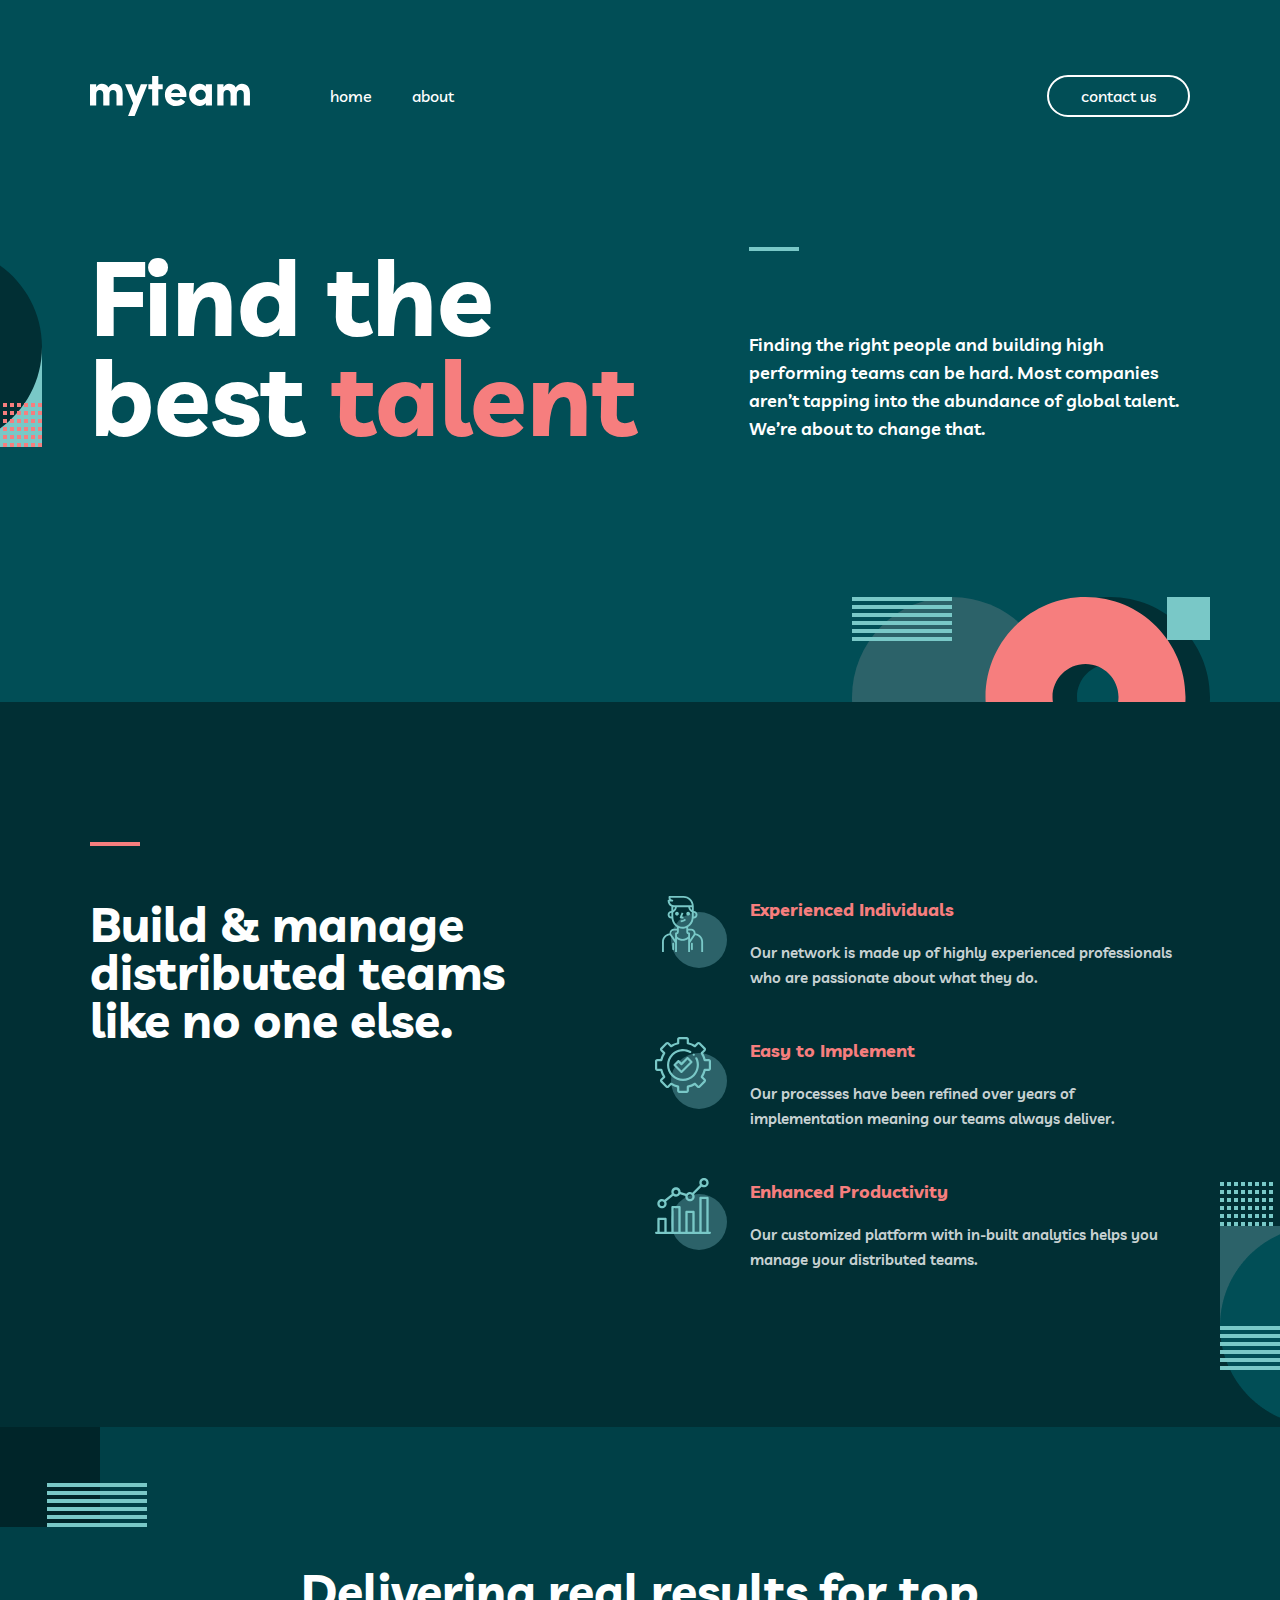
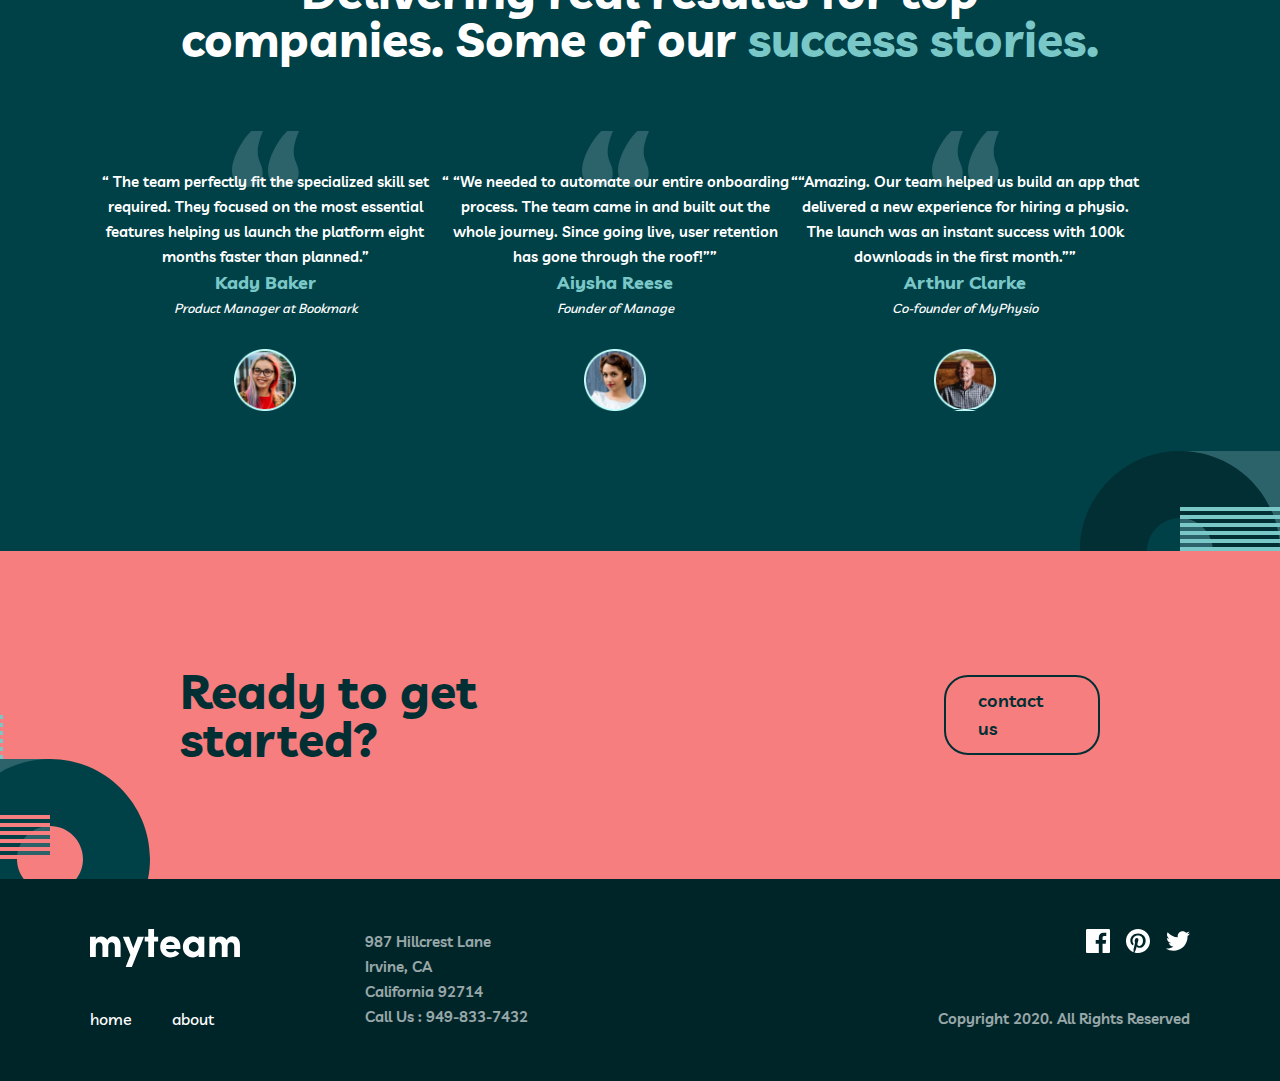
<file: index.html>
<!DOCTYPE html>
<html lang="en">
<head>
  <meta charset="UTF-8">
  <meta http-equiv="X-UA-Compatible" content="IE=edge">
  <meta name="viewport" content="width=device-width, initial-scale=1.0">
  <title>Project</title>
  <link rel="stylesheet" href="css/normalize.min.css">
  <link rel="stylesheet" href="css/styles.css">
  <!-- <link rel="stylesheet" href="css/styles.min.css"> -->
</head>
<body>
  <!-- SITE-HEADER -->
  <header class="site__header">
    <div class="container site__header__container">
      <a class="logo" href="index.html">
        <img class="logo__img" src="img/logo.svg" alt="logo of myteam" width="160" height="40">
      </a>

      <nav class="sitenav">
        <ul class="sitenav__list">
          <li class="sitenav__item">
            <a class="sitenav__link" href="#">home</a>
          </li>
          <li class="sitenav__item">
            <a class="sitenav__link" href="#">about</a>
          </li>
        </ul>
      </nav>
      <a class="btn button--primary" href="#">contact us</a>
    </div>
  </header>

  <main class="site-content">

    <!-- HERO -->
    <div class="hero">
      <div class="hero__container container">
        <div class="hero__title-box">
          <h1 class="hero__heading">Find the best <span>talent</span></h1>
        </div>
        <div class="hero__deatials">
          <p class="hero__info">Finding the right people and building high performing teams can be hard. Most companies
            aren’t tapping into the abundance of global talent. We’re about to change that.</p>
        </div>
      </div>
    </div>

    <!-- FEATURES-SECTION -->
    <section class="features">
      <div class="features__container container">
        <div class="features__title-box">
          <h2 class="features__heading">Build & manage distributed teams like no one else.</h2>
        </div>
        <ul class="features__list">
          <li class="features__item feature experienced-individuals">
            <div>
              <h3 class="feature__heading">Experienced Individuals</h3>
              <p class="feature__info">Our network is made up of highly experienced professionals who are passionate about
                what they do.</p>
            </div>
          </li>
          <li class="features__item feature easy-to-implement">
            <div>
              <h3 class="feature__heading">Easy to Implement</h3>
              <p class="feature__info">Our processes have been refined over years of implementation meaning our teams
                always deliver.</p>
            </div>
          </li>
          <li class="features__item feature enhanced-prodcutivity">
            <div>
              <h3 class="feature__heading">Enhanced Productivity</h3>
              <p class="feature__info">Our customized platform with in-built analytics helps you manage your distributed
                teams.</p>
            </div>
          </li>
        </ul>
      </div>
    </section>

    <!-- DELIVERY-SECTION -->
    <section class="delivery">
      <div class="delivery__container container">
        <div class="delivery__desc">
          <h2 class="delivery__heading">Delivering real results for top companies. Some of our <span>success stories.</span></h2>
        </div>

        <ul class="delivery__list">
          <li class="delivery__item story product-manager">
            <q class="story__info"> The team perfectly fit the specialized skill set required. They focused on the most
              essential features helping us launch the platform eight months faster than planned.</q>
            <p class="story__author">Kady Baker</p>
            <p class="story__position">Product Manager at Bookmark</p>
          </li>

          <li class="delivery__item story product-founder">
            <q class="story__info"> “We needed to automate our entire onboarding process. The team came in and built out
              the whole journey. Since going live, user retention has gone through the roof!”</q>
            <p class="story__author">Aiysha Reese</p>
            <p class="story__position">Founder of Manage</p>
          </li>

          <li class="delivery__item story product-co-founder">
            <q class="story__info">“Amazing. Our team helped us build an app that delivered a new experience for hiring
              a physio. The launch was an instant success with 100k downloads in the first month.”</q>
            <p class="story__author">Arthur Clarke</p>
            <p class="story__position">Co-founder of MyPhysio</p>
          </li>

        </ul>
      </div>
    </section>
    <!--  GET-STARTED  -->

    <div class="get-started">
      <div class="container">
        <div class="get-started__container">
          <h2 class="get-started__heading">Ready to get started?</h2>
          <a class="btn btn--getstarted" href="#">contact us</a>
        </div>
      </div>
    </div>
  </main>


  <!-- FOOTER -->
  <footer class="site-footer">
    <div class="site-footer__container container">

      <div class="site-footer__left">
        <a href="index.html" class="logo">
          <img class="logo__img" src="img/logo.svg" alt="logo of my team" width="160" height="40">
        </a>
        <ul class="site-footer__links-list">
          <li class="site-footer__links-item">
            <a class="site-footer__link" href="">home</a>
          </li>

          <li class="site-footer__links-item">
            <a class="site-footer__link" href="#">about</a>
          </li>
        </ul>
      </div>

      <div>
        <address>
          987 Hillcrest Lane <br>
          Irvine, CA <br>
          California 92714 <br>
          Call Us : 949-833-7432
        </address>
      </div>

      <div class="site-footer__right">
        <ul class="site-footer__social-networks sc">

          <li class="sc__item">
             <a class="sc__link" href="#" target="_blank">
               <svg width="24" height="24" viewBox="0 0 24 24" fill="currentColor" xmlns="http://www.w3.org/2000/svg">
                 <path
                   d="M22.675 0H1.325C0.593 0 0 0.593 0 1.325V22.676C0 23.407 0.593 24 1.325 24H12.82V14.706H9.692V11.084H12.82V8.413C12.82 5.313 14.713 3.625 17.479 3.625C18.804 3.625 19.942 3.724 20.274 3.768V7.008L18.356 7.009C16.852 7.009 16.561 7.724 16.561 8.772V11.085H20.148L19.681 14.707H16.561V24H22.677C23.407 24 24 23.407 24 22.675V1.325C24 0.593 23.407 0 22.675 0Z" />
               </svg>


             </a>

          </li>

          <li class="sc__item">
            <a class="sc__link" href="#" target="_blank">
              <svg width="24" height="24" viewBox="0 0 24 24" fill="currentColor" xmlns="http://www.w3.org/2000/svg">
                <path
                  d="M12 0C5.373 0 0 5.372 0 12C0 17.084 3.163 21.426 7.627 23.174C7.522 22.225 7.427 20.769 7.669 19.733C7.887 18.796 9.076 13.768 9.076 13.768C9.076 13.768 8.717 13.049 8.717 11.986C8.717 10.318 9.684 9.072 10.888 9.072C11.911 9.072 12.406 9.841 12.406 10.762C12.406 11.791 11.751 13.33 11.412 14.757C11.129 15.951 12.011 16.926 13.189 16.926C15.322 16.926 16.961 14.677 16.961 11.431C16.961 8.558 14.897 6.549 11.949 6.549C8.535 6.549 6.531 9.11 6.531 11.756C6.531 12.787 6.928 13.894 7.424 14.494C7.522 14.613 7.536 14.718 7.507 14.839L7.174 16.199C7.121 16.419 7 16.466 6.772 16.36C5.273 15.662 4.336 13.471 4.336 11.711C4.336 7.926 7.086 4.449 12.265 4.449C16.428 4.449 19.663 7.416 19.663 11.38C19.663 15.516 17.056 18.844 13.436 18.844C12.22 18.844 11.077 18.213 10.686 17.466L9.938 20.319C9.667 21.362 8.936 22.669 8.446 23.465C9.57 23.812 10.763 24 12 24C18.627 24 24 18.627 24 12C24 5.372 18.627 0 12 0Z" />
              </svg>


            </a>
          </li>
          <li class="sc__item">
            <a class="sc__link" href="#" target="_blank">
              <svg width="24" height="20" viewBox="0 0 24 20" fill="currentColor" xmlns="http://www.w3.org/2000/svg">
                <path
                  d="M24 2.55699C23.117 2.94899 22.168 3.21299 21.172 3.33199C22.189 2.72299 22.97 1.75799 23.337 0.607986C22.386 1.17199 21.332 1.58199 20.21 1.80299C19.313 0.845986 18.032 0.247986 16.616 0.247986C13.437 0.247986 11.101 3.21399 11.819 6.29299C7.728 6.08799 4.1 4.12799 1.671 1.14899C0.381 3.36199 1.002 6.25699 3.194 7.72299C2.388 7.69699 1.628 7.47599 0.965 7.10699C0.911 9.38799 2.546 11.522 4.914 11.997C4.221 12.185 3.462 12.229 2.69 12.081C3.316 14.037 5.134 15.46 7.29 15.5C5.22 17.123 2.612 17.848 0 17.54C2.179 18.937 4.768 19.752 7.548 19.752C16.69 19.752 21.855 12.031 21.543 5.10599C22.505 4.41099 23.34 3.54399 24 2.55699Z" />
              </svg>

            </a>
          </li>


        </ul>
        <p class="site-footer__copyright">Copyright 2020. All Rights Reserved</p>
      </div>
    </div>
  </footer>
  <script src="js/main.js"></script>
</body>
</html>
</file>
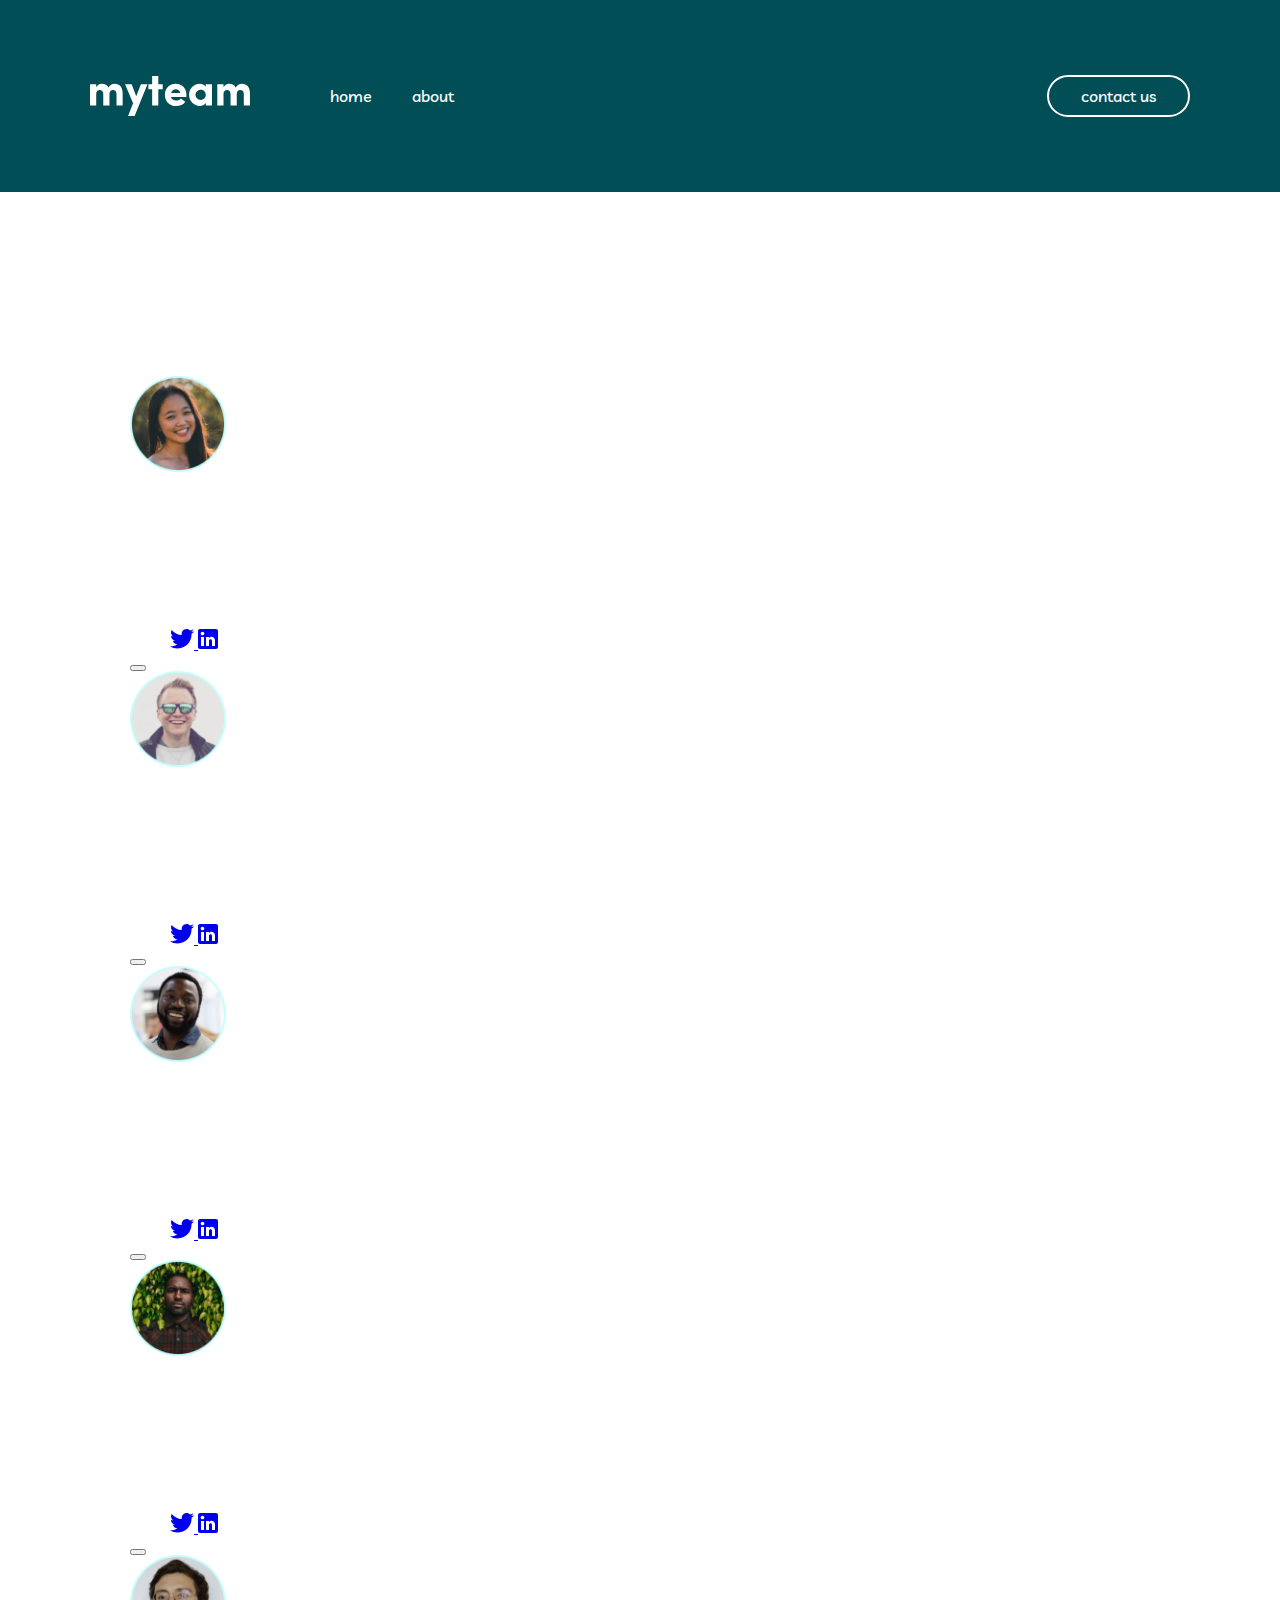
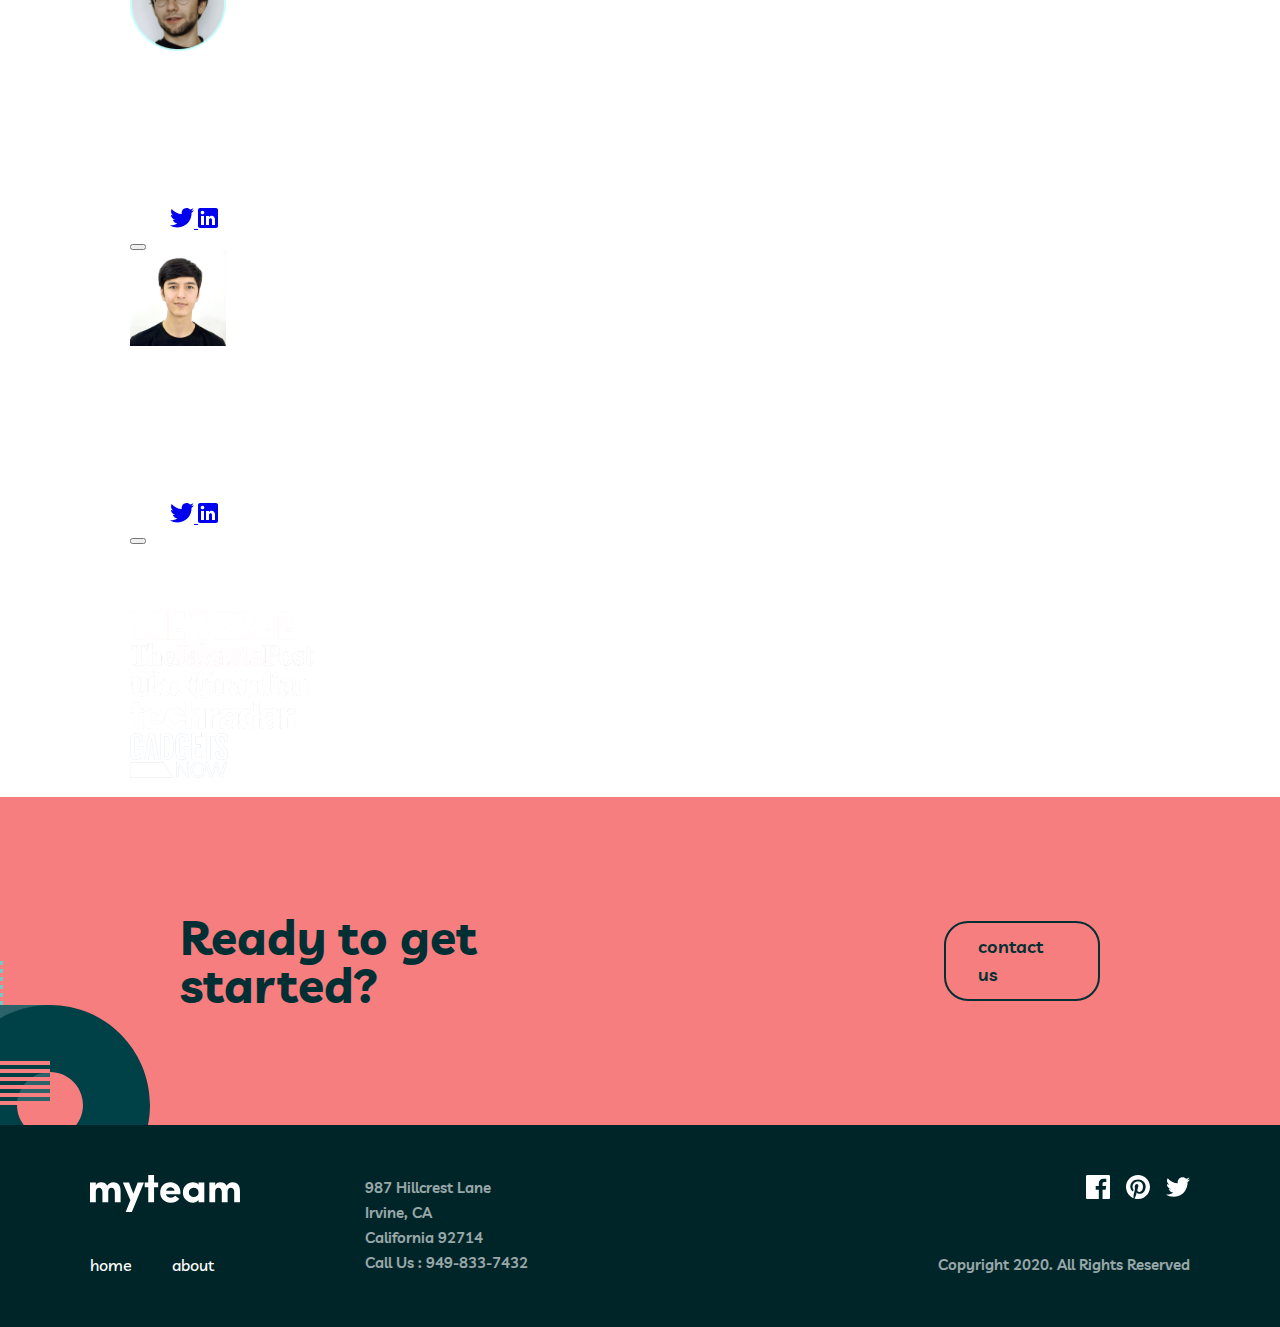
<file: about.html>
<!DOCTYPE html>
<html lang="en">

<head>
  <meta charset="UTF-8">
  <meta http-equiv="X-UA-Compatible" content="IE=edge">
  <meta name="viewport" content="width=device-width, initial-scale=1.0">
  <title>Project</title>
  <link rel="stylesheet" href="css/normalize.min.css">
  <link rel="stylesheet" href="css/styles.css">
  <!-- <link rel="stylesheet" href="css/styles.min.css"> -->
</head>

<body>
  <!-- SITE-HEADER -->
  <header class="site__header">
    <div class="container site__header__container">
      <a class="logo" href="index.html">
        <img class="logo__img" src="img/logo.svg" alt="logo of myteam" width="160" height="40">
      </a>

      <nav class="sitenav">
        <ul class="sitenav__list">
          <li class="sitenav__item">
            <a class="sitenav__link" href="index.html">home</a>
          </li>
          <li class="sitenav__item">
            <a class="sitenav__link" href="about.html">about</a>
          </li>
        </ul>
      </nav>
      <a class="btn button--primary" href="contact.html">contact us</a>
    </div>
  </header>

  <main class="site-content">
    <!-- HERO -->
    <div class="about-hero">
      <div class="about-hero__container container">
        <h1 class="about-hero_heading">About</h1>
        <p class="about-hero__info">We help companies build dynamic teams made up of top global talent. Using our
          network of passionate professionals we drive innovation and deliver incredible outcomes. Talented, diverse
          teams shape the best products and experiences. We’ll bring those teams to you.</p>
        </div>
    </div>

      <!-- staff-section -->
    <section class="staff">
        <div class="container staff__container">
          <h2 class="staff__heading">Meet the directors</h2>
          <ul class="staff__list">
            <li class="staff__item director">
              <div class="director__box">
                <div class="director__front">
                  <img class="director__img" src="img/nikita.png" alt="nikita img" width="96x" height="96">
                  <p class="director__name">Nikita Marks</p>
                  <p class="director__position">Founder & CEO</p>
                </div>
                <div class="director__back">
                  <p class="director__name">Nikita Marks</p>
                  <blockquote class="director__blockquote">
                    <p>“Empowered teams create truly amazing products. Set the north star and let them follow it.”</p>
                  </blockquote>

                  <ul class="director__links">
                    <li class="director__item">
                      <a class="director__link" href="#" target="_blank">
                        <svg width="24" height="20" viewBox="0 0 24 20" fill="currentColor" xmlns="http://www.w3.org/2000/svg">
                          <path
                          d="M24 2.309C23.117 2.701 22.168 2.965 21.172 3.084C22.189 2.475 22.97 1.51 23.337 0.36C22.386 0.924 21.332 1.334 20.21 1.555C19.313 0.598 18.032 0 16.616 0C13.437 0 11.101 2.966 11.819 6.045C7.728 5.84 4.1 3.88 1.671 0.901C0.381 3.114 1.002 6.009 3.194 7.475C2.388 7.449 1.628 7.228 0.965 6.859C0.911 9.14 2.546 11.274 4.914 11.749C4.221 11.937 3.462 11.981 2.69 11.833C3.316 13.789 5.134 15.212 7.29 15.252C5.22 16.875 2.612 17.6 0 17.292C2.179 18.689 4.768 19.504 7.548 19.504C16.69 19.504 21.855 11.783 21.543 4.858C22.505 4.163 23.34 3.296 24 2.309Z"
                          />
                        </svg>

                      </a>

                      <a class="director__link" href="#" target="_blank">
                        <svg width="20" height="20" viewBox="0 0 20 20" fill="currentColor"
                        xmlns="http://www.w3.org/2000/svg">
                        <path fill-rule="evenodd" clip-rule="evenodd"
                        d="M2 0H18C19.1 0 20 0.9 20 2V18C20 19.1 19.1 20 18 20H2C0.9 20 0 19.1 0 18V2C0 0.9 0.9 0 2 0ZM6 17V8H3V17H6ZM4.5 6.3C3.5 6.3 2.7 5.5 2.7 4.5C2.7 3.5 3.5 2.7 4.5 2.7C5.5 2.7 6.3 3.5 6.3 4.5C6.3 5.5 5.5 6.3 4.5 6.3ZM14 17H17V11.3C17 9.4 15.4 7.8 13.5 7.8C12.6 7.8 11.5 8.4 11 9.2V8H8V17H11V11.7C11 10.9 11.7 10.2 12.5 10.2C13.3 10.2 14 10.9 14 11.7V17Z" />
                      </svg>

                    </a>
                  </li>
                </ul>
              </div>

              <button class="director__btn"></button>
            </div>
          </li>
          <li class="staff__item director">
            <div class="director__box">
              <div class="director__front">
                <img class="director__img" src="img/christian.png" alt="nikita img" width="96x" height="96">
                <p class="director__name">Cristian Duncan</p>
                <p class="director__position">Co-founder & COO</p>
              </div>
              <div class="director__back">
                <p class="director__name">Cristian Duncan</p>
                <blockquote class="director__blockquote">
                  <p>“Empowered teams create truly amazing products. Set the north star and let them follow it.”</p>
                </blockquote>
                <ul class="director__links">
                  <li class="director__item">
                    <a class="director__link" href="#" target="_blank">
                      <svg width="24" height="20" viewBox="0 0 24 20" fill="currentColor"
                      xmlns="http://www.w3.org/2000/svg">
                      <path
                      d="M24 2.309C23.117 2.701 22.168 2.965 21.172 3.084C22.189 2.475 22.97 1.51 23.337 0.36C22.386 0.924 21.332 1.334 20.21 1.555C19.313 0.598 18.032 0 16.616 0C13.437 0 11.101 2.966 11.819 6.045C7.728 5.84 4.1 3.88 1.671 0.901C0.381 3.114 1.002 6.009 3.194 7.475C2.388 7.449 1.628 7.228 0.965 6.859C0.911 9.14 2.546 11.274 4.914 11.749C4.221 11.937 3.462 11.981 2.69 11.833C3.316 13.789 5.134 15.212 7.29 15.252C5.22 16.875 2.612 17.6 0 17.292C2.179 18.689 4.768 19.504 7.548 19.504C16.69 19.504 21.855 11.783 21.543 4.858C22.505 4.163 23.34 3.296 24 2.309Z" />
                    </svg>

                  </a>

                  <a class="director__link" href="#" target="_blank">
                    <svg width="20" height="20" viewBox="0 0 20 20" fill="currentColor"
                    xmlns="http://www.w3.org/2000/svg">
                    <path fill-rule="evenodd" clip-rule="evenodd"
                    d="M2 0H18C19.1 0 20 0.9 20 2V18C20 19.1 19.1 20 18 20H2C0.9 20 0 19.1 0 18V2C0 0.9 0.9 0 2 0ZM6 17V8H3V17H6ZM4.5 6.3C3.5 6.3 2.7 5.5 2.7 4.5C2.7 3.5 3.5 2.7 4.5 2.7C5.5 2.7 6.3 3.5 6.3 4.5C6.3 5.5 5.5 6.3 4.5 6.3ZM14 17H17V11.3C17 9.4 15.4 7.8 13.5 7.8C12.6 7.8 11.5 8.4 11 9.2V8H8V17H11V11.7C11 10.9 11.7 10.2 12.5 10.2C13.3 10.2 14 10.9 14 11.7V17Z" />
                  </svg>

                </a>
              </li>
            </ul>
          </div>

          <button class="director__btn"></button>
        </div>
      </li>
      <li class="staff__item director">
        <div class="director__box">
          <div class="director__front">
            <img class="director__img" src="img/cruz.png" alt="nikita img" width="96x" height="96">
            <p class="director__name">Cruz Hamer</p>
            <p class="director__position">Co-founder & CTO</p>
          </div>
          <div class="director__back">
            <p class="director__name">Cruz Hamer</p>
            <blockquote class="director__blockquote">
              <p>“Empowered teams create truly amazing products. Set the north star and let them follow it.”</p>
            </blockquote>
            <ul class="director__links">
              <li class="director__item">
                <a class="director__link" href="#" target="_blank">
                  <svg width="24" height="20" viewBox="0 0 24 20" fill="currentColor"
                  xmlns="http://www.w3.org/2000/svg">
                  <path
                  d="M24 2.309C23.117 2.701 22.168 2.965 21.172 3.084C22.189 2.475 22.97 1.51 23.337 0.36C22.386 0.924 21.332 1.334 20.21 1.555C19.313 0.598 18.032 0 16.616 0C13.437 0 11.101 2.966 11.819 6.045C7.728 5.84 4.1 3.88 1.671 0.901C0.381 3.114 1.002 6.009 3.194 7.475C2.388 7.449 1.628 7.228 0.965 6.859C0.911 9.14 2.546 11.274 4.914 11.749C4.221 11.937 3.462 11.981 2.69 11.833C3.316 13.789 5.134 15.212 7.29 15.252C5.22 16.875 2.612 17.6 0 17.292C2.179 18.689 4.768 19.504 7.548 19.504C16.69 19.504 21.855 11.783 21.543 4.858C22.505 4.163 23.34 3.296 24 2.309Z" />
                </svg>

              </a>

              <a class="director__link" href="#" target="_blank">
                <svg width="20" height="20" viewBox="0 0 20 20" fill="currentColor"
                xmlns="http://www.w3.org/2000/svg">
                <path fill-rule="evenodd" clip-rule="evenodd"
                d="M2 0H18C19.1 0 20 0.9 20 2V18C20 19.1 19.1 20 18 20H2C0.9 20 0 19.1 0 18V2C0 0.9 0.9 0 2 0ZM6 17V8H3V17H6ZM4.5 6.3C3.5 6.3 2.7 5.5 2.7 4.5C2.7 3.5 3.5 2.7 4.5 2.7C5.5 2.7 6.3 3.5 6.3 4.5C6.3 5.5 5.5 6.3 4.5 6.3ZM14 17H17V11.3C17 9.4 15.4 7.8 13.5 7.8C12.6 7.8 11.5 8.4 11 9.2V8H8V17H11V11.7C11 10.9 11.7 10.2 12.5 10.2C13.3 10.2 14 10.9 14 11.7V17Z" />
              </svg>

            </a>
          </li>
        </ul>
      </div>

      <button class="director__btn"></button>
    </div>
  </li>

  <li class="staff__item director">
    <div class="director__box">
      <div class="director__front">
        <img class="director__img" src="img/drake.png" alt="nikita img" width="96x" height="96">
        <p class="director__name">Drake Heaton</p>
        <p class="director__position">Business Development Lead</p>
      </div>
      <div class="director__back">
        <p class="director__name">Nikita Marks</p>
        <blockquote class="director__blockquote">
          <p>“Empowered teams create truly amazing products. Set the north star and let them follow it.”</p>
        </blockquote>
        <ul class="director__links">
          <li class="director__item">
            <a class="director__link" href="#" target="_blank">
              <svg width="24" height="20" viewBox="0 0 24 20" fill="currentColor"
              xmlns="http://www.w3.org/2000/svg">
              <path
              d="M24 2.309C23.117 2.701 22.168 2.965 21.172 3.084C22.189 2.475 22.97 1.51 23.337 0.36C22.386 0.924 21.332 1.334 20.21 1.555C19.313 0.598 18.032 0 16.616 0C13.437 0 11.101 2.966 11.819 6.045C7.728 5.84 4.1 3.88 1.671 0.901C0.381 3.114 1.002 6.009 3.194 7.475C2.388 7.449 1.628 7.228 0.965 6.859C0.911 9.14 2.546 11.274 4.914 11.749C4.221 11.937 3.462 11.981 2.69 11.833C3.316 13.789 5.134 15.212 7.29 15.252C5.22 16.875 2.612 17.6 0 17.292C2.179 18.689 4.768 19.504 7.548 19.504C16.69 19.504 21.855 11.783 21.543 4.858C22.505 4.163 23.34 3.296 24 2.309Z" />
            </svg>

          </a>

          <a class="director__link" href="#" target="_blank">
            <svg width="20" height="20" viewBox="0 0 20 20" fill="currentColor"
            xmlns="http://www.w3.org/2000/svg">
            <path fill-rule="evenodd" clip-rule="evenodd"
            d="M2 0H18C19.1 0 20 0.9 20 2V18C20 19.1 19.1 20 18 20H2C0.9 20 0 19.1 0 18V2C0 0.9 0.9 0 2 0ZM6 17V8H3V17H6ZM4.5 6.3C3.5 6.3 2.7 5.5 2.7 4.5C2.7 3.5 3.5 2.7 4.5 2.7C5.5 2.7 6.3 3.5 6.3 4.5C6.3 5.5 5.5 6.3 4.5 6.3ZM14 17H17V11.3C17 9.4 15.4 7.8 13.5 7.8C12.6 7.8 11.5 8.4 11 9.2V8H8V17H11V11.7C11 10.9 11.7 10.2 12.5 10.2C13.3 10.2 14 10.9 14 11.7V17Z" />
          </svg>

        </a>
      </li>
    </ul>
  </div>

  <button class="director__btn"></button>
</div>
</li>

<li class="staff__item director">
  <div class="director__box">
    <div class="director__front">
      <img class="director__img" src="img/wise.png" alt="nikita img" width="96x" height="96">
      <p class="director__name">Griffin Wise</p>
      <p class="director__position">Lead Marketing</p>
    </div>
    <div class="director__back">
      <p class="director__name">Griffin Wise</p>
      <blockquote class="director__blockquote">
        <p>“Empowered teams create truly amazing products. Set the north star and let them follow it.”</p>
      </blockquote>
      <ul class="director__links">
        <li class="director__item">
          <a class="director__link" href="#" target="_blank">
            <svg width="24" height="20" viewBox="0 0 24 20" fill="currentColor"
            xmlns="http://www.w3.org/2000/svg">
            <path
            d="M24 2.309C23.117 2.701 22.168 2.965 21.172 3.084C22.189 2.475 22.97 1.51 23.337 0.36C22.386 0.924 21.332 1.334 20.21 1.555C19.313 0.598 18.032 0 16.616 0C13.437 0 11.101 2.966 11.819 6.045C7.728 5.84 4.1 3.88 1.671 0.901C0.381 3.114 1.002 6.009 3.194 7.475C2.388 7.449 1.628 7.228 0.965 6.859C0.911 9.14 2.546 11.274 4.914 11.749C4.221 11.937 3.462 11.981 2.69 11.833C3.316 13.789 5.134 15.212 7.29 15.252C5.22 16.875 2.612 17.6 0 17.292C2.179 18.689 4.768 19.504 7.548 19.504C16.69 19.504 21.855 11.783 21.543 4.858C22.505 4.163 23.34 3.296 24 2.309Z" />
          </svg>

        </a>

        <a class="director__link" href="#" target="_blank">
          <svg width="20" height="20" viewBox="0 0 20 20" fill="currentColor"
          xmlns="http://www.w3.org/2000/svg">
          <path fill-rule="evenodd" clip-rule="evenodd"
          d="M2 0H18C19.1 0 20 0.9 20 2V18C20 19.1 19.1 20 18 20H2C0.9 20 0 19.1 0 18V2C0 0.9 0.9 0 2 0ZM6 17V8H3V17H6ZM4.5 6.3C3.5 6.3 2.7 5.5 2.7 4.5C2.7 3.5 3.5 2.7 4.5 2.7C5.5 2.7 6.3 3.5 6.3 4.5C6.3 5.5 5.5 6.3 4.5 6.3ZM14 17H17V11.3C17 9.4 15.4 7.8 13.5 7.8C12.6 7.8 11.5 8.4 11 9.2V8H8V17H11V11.7C11 10.9 11.7 10.2 12.5 10.2C13.3 10.2 14 10.9 14 11.7V17Z" />
        </svg>

      </a>
    </li>
  </ul>
</div>

<button class="director__btn"></button>
</div>
</li>

<li class="staff__item director">
  <div class="director__box">
    <div class="director__front">
      <img class="director__img" src="img/asadbek.jpg" alt="nikita img" width="96" height="96">
      <p class="director__name">Asadbek Makhmudjonov</p>
      <p class="director__position">Founder & CEO</p>
    </div>
    <div class="director__back">
      <p class="director__name">Asadbek Makhmudjonov</p>
      <blockquote class="director__blockquote">
        <p>“Empowered teams create truly amazing products. Set the north star and let them follow it.”</p>
      </blockquote>
      <ul class="director__links">
        <li class="director__item">
          <a class="director__link" href="#" target="_blank">
            <svg width="24" height="20" viewBox="0 0 24 20" fill="currentColor"
            xmlns="http://www.w3.org/2000/svg">
            <path
            d="M24 2.309C23.117 2.701 22.168 2.965 21.172 3.084C22.189 2.475 22.97 1.51 23.337 0.36C22.386 0.924 21.332 1.334 20.21 1.555C19.313 0.598 18.032 0 16.616 0C13.437 0 11.101 2.966 11.819 6.045C7.728 5.84 4.1 3.88 1.671 0.901C0.381 3.114 1.002 6.009 3.194 7.475C2.388 7.449 1.628 7.228 0.965 6.859C0.911 9.14 2.546 11.274 4.914 11.749C4.221 11.937 3.462 11.981 2.69 11.833C3.316 13.789 5.134 15.212 7.29 15.252C5.22 16.875 2.612 17.6 0 17.292C2.179 18.689 4.768 19.504 7.548 19.504C16.69 19.504 21.855 11.783 21.543 4.858C22.505 4.163 23.34 3.296 24 2.309Z" />
          </svg>

        </a>

        <a class="director__link" href="#" target="_blank">
          <svg width="20" height="20" viewBox="0 0 20 20" fill="currentColor"
          xmlns="http://www.w3.org/2000/svg">
          <path fill-rule="evenodd" clip-rule="evenodd"
          d="M2 0H18C19.1 0 20 0.9 20 2V18C20 19.1 19.1 20 18 20H2C0.9 20 0 19.1 0 18V2C0 0.9 0.9 0 2 0ZM6 17V8H3V17H6ZM4.5 6.3C3.5 6.3 2.7 5.5 2.7 4.5C2.7 3.5 3.5 2.7 4.5 2.7C5.5 2.7 6.3 3.5 6.3 4.5C6.3 5.5 5.5 6.3 4.5 6.3ZM14 17H17V11.3C17 9.4 15.4 7.8 13.5 7.8C12.6 7.8 11.5 8.4 11 9.2V8H8V17H11V11.7C11 10.9 11.7 10.2 12.5 10.2C13.3 10.2 14 10.9 14 11.7V17Z" />
        </svg>

      </a>
    </li>
  </ul>
</div>

<button class="director__btn"></button>
</div>
</li>

</ul>
</div>
</section>


    <!-- CLIENTS -->
    <section class="clients">
      <div class="container clients__container">
        <h2 class="clients__heading">Some of our clients</h2>
        <ul class="clients__list">
          <li class="clients__item client">
            <img class="client__img" src="img/client-verge.png" alt="client name the verge" width="165" height="28">
          </li>
          <li class="clients__item client">
            <img class="client__img" src="img/jakarta.png" alt="client name the verge" width="184" height="23">
          </li>
          <li class="clients__item client">
            <img class="client__img" src="img/guardian.png" alt="client name the verge" width="180" height="28">
          </li>
          <li class="clients__item client">
            <img class="client__img" src="img/techardar.png" alt="client name the verge" width="165" height="28">
          </li>
          <li class="clients__item client">
            <img class="client__img" src="img/gadgets.png" alt="client name the verge" width="98" height="45">
          </li>
        </ul>
      </div>
    </section>
    <!-- GET-STARTED -->
    <div class="get-started">
      <div class="container">
        <div class="get-started__container">
          <h2 class="get-started__heading">Ready to get started?</h2>
          <a class="btn btn--getstarted" href="#">contact us</a>
        </div>
      </div>
    </div>
</main>


<!-- FOOTER -->
<footer class="site-footer">
  <div class="site-footer__container container">

    <div class="site-footer__left">
      <a href="index.html" class="logo">
        <img class="logo__img" src="img/logo.svg" alt="logo of my team" width="160" height="40">
      </a>
      <ul class="site-footer__links-list">
        <li class="site-footer__links-item">
          <a class="site-footer__link" href="">home</a>
        </li>

        <li class="site-footer__links-item">
          <a class="site-footer__link" href="#">about</a>
        </li>
      </ul>
    </div>

    <div>
      <address>
        987 Hillcrest Lane <br>
        Irvine, CA <br>
        California 92714 <br>
        Call Us : 949-833-7432
      </address>
    </div>

    <div class="site-footer__right">
      <ul class="site-footer__social-networks sc">

        <li class="sc__item">
          <a class="sc__link" href="#" target="_blank">
            <svg width="24" height="24" viewBox="0 0 24 24" fill="currentColor" xmlns="http://www.w3.org/2000/svg">
              <path
              d="M22.675 0H1.325C0.593 0 0 0.593 0 1.325V22.676C0 23.407 0.593 24 1.325 24H12.82V14.706H9.692V11.084H12.82V8.413C12.82 5.313 14.713 3.625 17.479 3.625C18.804 3.625 19.942 3.724 20.274 3.768V7.008L18.356 7.009C16.852 7.009 16.561 7.724 16.561 8.772V11.085H20.148L19.681 14.707H16.561V24H22.677C23.407 24 24 23.407 24 22.675V1.325C24 0.593 23.407 0 22.675 0Z" />
            </svg>


          </a>

        </li>

        <li class="sc__item">
          <a class="sc__link" href="#" target="_blank">
            <svg width="24" height="24" viewBox="0 0 24 24" fill="currentColor" xmlns="http://www.w3.org/2000/svg">
              <path
              d="M12 0C5.373 0 0 5.372 0 12C0 17.084 3.163 21.426 7.627 23.174C7.522 22.225 7.427 20.769 7.669 19.733C7.887 18.796 9.076 13.768 9.076 13.768C9.076 13.768 8.717 13.049 8.717 11.986C8.717 10.318 9.684 9.072 10.888 9.072C11.911 9.072 12.406 9.841 12.406 10.762C12.406 11.791 11.751 13.33 11.412 14.757C11.129 15.951 12.011 16.926 13.189 16.926C15.322 16.926 16.961 14.677 16.961 11.431C16.961 8.558 14.897 6.549 11.949 6.549C8.535 6.549 6.531 9.11 6.531 11.756C6.531 12.787 6.928 13.894 7.424 14.494C7.522 14.613 7.536 14.718 7.507 14.839L7.174 16.199C7.121 16.419 7 16.466 6.772 16.36C5.273 15.662 4.336 13.471 4.336 11.711C4.336 7.926 7.086 4.449 12.265 4.449C16.428 4.449 19.663 7.416 19.663 11.38C19.663 15.516 17.056 18.844 13.436 18.844C12.22 18.844 11.077 18.213 10.686 17.466L9.938 20.319C9.667 21.362 8.936 22.669 8.446 23.465C9.57 23.812 10.763 24 12 24C18.627 24 24 18.627 24 12C24 5.372 18.627 0 12 0Z" />
            </svg>


          </a>
        </li>
        <li class="sc__item">
          <a class="sc__link" href="#" target="_blank">
            <svg width="24" height="20" viewBox="0 0 24 20" fill="currentColor" xmlns="http://www.w3.org/2000/svg">
              <path
              d="M24 2.55699C23.117 2.94899 22.168 3.21299 21.172 3.33199C22.189 2.72299 22.97 1.75799 23.337 0.607986C22.386 1.17199 21.332 1.58199 20.21 1.80299C19.313 0.845986 18.032 0.247986 16.616 0.247986C13.437 0.247986 11.101 3.21399 11.819 6.29299C7.728 6.08799 4.1 4.12799 1.671 1.14899C0.381 3.36199 1.002 6.25699 3.194 7.72299C2.388 7.69699 1.628 7.47599 0.965 7.10699C0.911 9.38799 2.546 11.522 4.914 11.997C4.221 12.185 3.462 12.229 2.69 12.081C3.316 14.037 5.134 15.46 7.29 15.5C5.22 17.123 2.612 17.848 0 17.54C2.179 18.937 4.768 19.752 7.548 19.752C16.69 19.752 21.855 12.031 21.543 5.10599C22.505 4.41099 23.34 3.54399 24 2.55699Z" />
            </svg>

          </a>
        </li>


      </ul>
      <p class="site-footer__copyright">Copyright 2020. All Rights Reserved</p>
    </div>
  </div>
</footer>
<script src="js/main.js"></script>
</body>

</html>
</file>
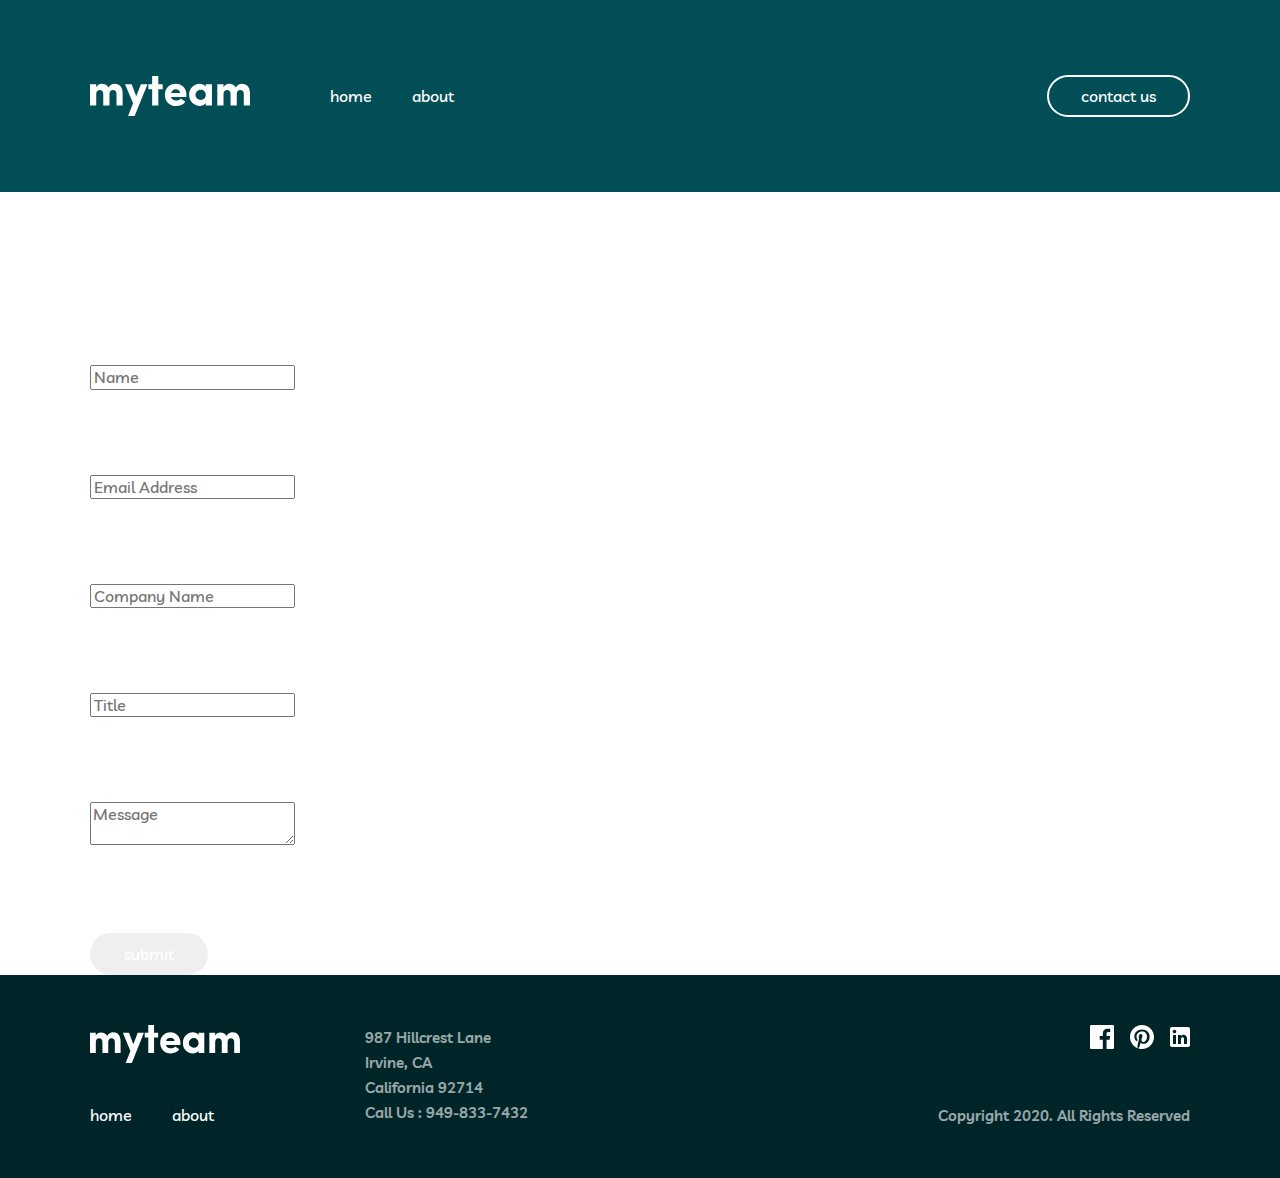
<file: contact.html>
<!DOCTYPE html>
<html lang="en">

<head>
  <meta charset="UTF-8">
  <meta http-equiv="X-UA-Compatible" content="IE=edge">
  <meta name="viewport" content="width=device-width, initial-scale=1.0">
  <title>Project</title>
  <link rel="stylesheet" href="css/normalize.min.css">
  <link rel="stylesheet" href="css/styles.css">
  <!-- <link rel="stylesheet" href="css/styles.min.css"> -->
</head>

<body>
  <!-- SITE-HEADER -->
  <header class="site__header">
    <div class="container site__header__container">
      <a class="logo" href="index.html">
        <img class="logo__img" src="img/logo.svg" alt="logo of myteam" width="160" height="40">
      </a>

      <nav class="sitenav">
        <ul class="sitenav__list">
          <li class="sitenav__item">
            <a class="sitenav__link" href="index.html">home</a>
          </li>
          <li class="sitenav__item">
            <a class="sitenav__link" href="about.html">about</a>
          </li>
        </ul>
      </nav>
      <a class="btn button--primary" href="contact.html">contact us</a>
    </div>
  </header>

  <main class="site-content">
    <section class="contact">
      <div class="container contact__container">
        <div class="contact__details">
          <h2 class="contact__heading">Contact</h2>
          <p class="contact__info">Ask us about</p>
          <ul class="contact__list">
            <li class="contact__item contact__icon-talent">The quality of our talent network</li>
            <li class="contact__item contact__icon-software">Usage & implementation of our software</li>
            <li class="contact__item contact__icon-innovation">How we help drive innovation</li>
          </ul>

        </div>
        <div class="contact__box">
          <form class="contact__form form" action="https://echo.htmlacademy.ru" method="POST">
            <div class="form__box">
              <input class="form__input" type="text" name="name" placeholder="Name" required minlength="2" aria-label="name">
              <p class="form__notify-error">This field is required</p>
              <p class="form__notify-correct">Correct</p>
            </div>
            <div class="form__box">
              <input class="form__input" type="email" pattern="[^ @]*@[^ @]*" name="email" placeholder="Email Address" aria-label="email"
              required>
              <p class="form__notify-error">This field is required</p>
              <p class="form__notify-correct">Correct</p>
            </div>
            <div class="form__box">
              <input class="form__input" type="text" name="comapny-name" placeholder="Company Name"
              aria-label="company-name">
              <p class="form__notify-error">This field is required</p>
              <p class="form__notify-correct">Correct</p>
            </div>
            <div class="form__box">
              <input class="form__input" type="text" name="title" placeholder="Title" aria-label="Title">
              <p class="form__notify-error">This field is required</p>
              <p class="form__notify-correct">Correct</p>
            </div>
            <div class="form__box">
              <textarea class="form__input form__textarea" name="message" placeholder="Message" aria-label="Message"></textarea>
              <p class="form__notify-error">This field is required</p>
              <p class="form__notify-correct">Correct</p>
            </div>

            <button class="btn form__btn" type="submit">submit</button>
          </form>
        </div>
      </div>
    </section>
  </main>
  <!-- FOOTER -->
  <footer class="site-footer">
    <div class="site-footer__container container">

      <div class="site-footer__left">
        <a href="index.html" class="logo">
          <img class="logo__img" src="img/logo.svg" alt="logo of my team" width="160" height="40">
        </a>
        <ul class="site-footer__links-list">
          <li class="site-footer__links-item">
            <a class="site-footer__link" href="">home</a>
          </li>

          <li class="site-footer__links-item">
            <a class="site-footer__link" href="#">about</a>
          </li>
        </ul>
      </div>

      <div>
        <address>
          987 Hillcrest Lane <br>
          Irvine, CA <br>
          California 92714 <br>
          Call Us : 949-833-7432
        </address>
      </div>

      <div class="site-footer__right">
        <ul class="site-footer__social-networks sc">

          <li class="sc__item">
            <a class="sc__link" href="#" target="_blank">
              <svg width="24" height="24" viewBox="0 0 24 24" fill="currentColor" xmlns="http://www.w3.org/2000/svg">
                <path
                d="M22.675 0H1.325C0.593 0 0 0.593 0 1.325V22.676C0 23.407 0.593 24 1.325 24H12.82V14.706H9.692V11.084H12.82V8.413C12.82 5.313 14.713 3.625 17.479 3.625C18.804 3.625 19.942 3.724 20.274 3.768V7.008L18.356 7.009C16.852 7.009 16.561 7.724 16.561 8.772V11.085H20.148L19.681 14.707H16.561V24H22.677C23.407 24 24 23.407 24 22.675V1.325C24 0.593 23.407 0 22.675 0Z" />
              </svg>


            </a>

          </li>

          <li class="sc__item">
            <a class="sc__link" href="#" target="_blank">
              <svg width="24" height="24" viewBox="0 0 24 24" fill="currentColor" xmlns="http://www.w3.org/2000/svg">
                <path
                d="M12 0C5.373 0 0 5.372 0 12C0 17.084 3.163 21.426 7.627 23.174C7.522 22.225 7.427 20.769 7.669 19.733C7.887 18.796 9.076 13.768 9.076 13.768C9.076 13.768 8.717 13.049 8.717 11.986C8.717 10.318 9.684 9.072 10.888 9.072C11.911 9.072 12.406 9.841 12.406 10.762C12.406 11.791 11.751 13.33 11.412 14.757C11.129 15.951 12.011 16.926 13.189 16.926C15.322 16.926 16.961 14.677 16.961 11.431C16.961 8.558 14.897 6.549 11.949 6.549C8.535 6.549 6.531 9.11 6.531 11.756C6.531 12.787 6.928 13.894 7.424 14.494C7.522 14.613 7.536 14.718 7.507 14.839L7.174 16.199C7.121 16.419 7 16.466 6.772 16.36C5.273 15.662 4.336 13.471 4.336 11.711C4.336 7.926 7.086 4.449 12.265 4.449C16.428 4.449 19.663 7.416 19.663 11.38C19.663 15.516 17.056 18.844 13.436 18.844C12.22 18.844 11.077 18.213 10.686 17.466L9.938 20.319C9.667 21.362 8.936 22.669 8.446 23.465C9.57 23.812 10.763 24 12 24C18.627 24 24 18.627 24 12C24 5.372 18.627 0 12 0Z" />
              </svg>


            </a>
          </li>
          <li class="sc__item">
            <a class="sc__link" href="#" target="_blank">
              <svg width="20" height="20" viewBox="0 0 20 20" fill="currentColor" xmlns="http://www.w3.org/2000/svg">
                <path fill-rule="evenodd" clip-rule="evenodd"
                d="M2 0H18C19.1 0 20 0.9 20 2V18C20 19.1 19.1 20 18 20H2C0.9 20 0 19.1 0 18V2C0 0.9 0.9 0 2 0ZM6 17V8H3V17H6ZM4.5 6.3C3.5 6.3 2.7 5.5 2.7 4.5C2.7 3.5 3.5 2.7 4.5 2.7C5.5 2.7 6.3 3.5 6.3 4.5C6.3 5.5 5.5 6.3 4.5 6.3ZM14 17H17V11.3C17 9.4 15.4 7.8 13.5 7.8C12.6 7.8 11.5 8.4 11 9.2V8H8V17H11V11.7C11 10.9 11.7 10.2 12.5 10.2C13.3 10.2 14 10.9 14 11.7V17Z"
                />
              </svg>


            </a>
          </li>


        </ul>
        <p class="site-footer__copyright">Copyright 2020. All Rights Reserved</p>
      </div>
    </div>

  </footer>
  <script src="js/main.js"></script>
</body>

</html>
</file>
<file: css/styles.css>
:root {
  --color-primary-midnight-green: #014E56;
  --color-primary-light-coral: #f67e7e;
  --color-primary-white: #fff;
  --color-secondary-rapture-blue: #79c8c7;
  --color-secondary-police-blue: #2c6269;
  --color-secondary-deep-jungle-green: #004047;
  --color-secondary-sacramento: #012f34;
  --color-secondary-dark-green: #002529;
  --main-font: "Livvic", "Arial", sans-serif;
}




@font-face {
  font-family: "Livvic";
  src: url("../fonts/Livvic-Medium.woff2") format("woff2");
  src: url("../fonts/Livvic-Medium.woff") format("woff");
  font-weight: 500;
  font-style: normal;
  font-display: swap;
}

@font-face {
  font-family: "Livvic";
  src: url("../fonts/Livvic-SemiBold.woff2") format("woff2");
  src: url("../fonts/Livvic-SemiBold.woff") format("woff");
  font-weight: 600;
  font-style: normal;
  font-display: swap;
}

@font-face {
  font-family: "Livvic";
  src: url("../fonts/Livvic-Bold.woff2") format("woff2");
  src: url("../fonts/Livvic-Bold.woff") format("woff");
  font-weight: 700;
  font-style: normal;
  font-display: swap;
}



/* GENERAL */
html {
  box-sizing: border-box;
  height: 100%;
  scroll-behavior: smooth;
}

*,
*::before,
*::after {
  box-sizing: inherit;
}

body {
  display: flex;
  flex-direction: column;
  height: 100%;
  padding: 0;
  margin: 0;
  font-family: var(--main-font);
  background-color: #fff;
  color: #fff;
  overflow-x: hidden;
}

img {
  max-width: 100%;
  height: auto;
}

.visually-hidden {
  position: absolute;
  width: 1px;
  height: 1px;
  margin: -1px;
  border: 0;
  padding: 0;
  clip: rect(0 0 0 0);
  overflow: hidden;
}

/* REUSABLE  STYLE*/

.btn {
  text-decoration: none;
  border-radius: 24px;
  border: 2px solid transparent;
  color: #fff;
  text-transform: lowercase;
  padding: 10px 32px;
  transition: color 0.3s ease, background-color 0.3s ease, border 0.3s ease, opacity 0.3s ease;
}

.btn:active{
  opacity: 0.6;
}


/* CONTAINER */
.container {
  max-width: 1140px;
  padding-left: 20px;
  padding-right: 20px;
  margin-left: auto;
  margin-right: auto;
}


/* SITE-HEADER */
.site__header {
  padding-top: 75px;
  padding-bottom: 75px;
  background-color: var(--color-primary-midnight-green);
}

.site__header__container {
  display: flex;
  align-items: center;
}

.logo {
  margin-right: 80px;
  transition: opacity 0.3s ease;
}

.logo:hover{
  opacity: 0.8;
}

.logo:active{
  opacity: 0.6;
}

.logo__img {
  display: block;
}

.sitenav {
  display: flex;
  align-items: center;
  margin-right: auto;
}

.sitenav__list {
  margin: 0;
  padding: 0;
  display: flex;
  list-style: none;
}

.sitenav__item:not(:last-child) {
  margin-right: 40px;
}

.sitenav__link {
  color: #fff;
  text-decoration: none;
  display: inline-block;
  transition: color 0.3s ease, opacity 0.3s ease;
  text-transform: lowercase;
}

.sitenav__link:hover{
  color: var(--color-primary-light-coral);
}

.sitenav__link:active{
  opacity: 0.6;
}

.button--primary{
  border-color: #fff;
  transition: color 0.3s ease, background-color 0.3s ease, opacity 0.3s ease;
}

.button--primary:hover{
  background-color: #fff;
  color: var(--color-primary-midnight-green);
}

.button--primary:active{
  opacity: 0.6;
}



/* SITE-CONTENT */

.site-content {
  flex-grow: 1;
}

/* HERO */
.hero {
  padding-top: 55px;
  padding-bottom: 255px;
  background-color: var(--color-primary-midnight-green);
  overflow-y: hidden;
}

.hero__container {
  display: flex;
  position: relative;
}
.hero__container::before{
  display: block;
  position: absolute;
  content: '';
  width: 200px;
  height: 200px;
  left: calc(-20%);
  background-image: url("../img/hero-circle-black.svg");
  background-repeat: no-repeat;

}

.hero__container::after{
  display: block;
  content: '';
  position: absolute;
  background-image: url("../img/hero-double-circle.svg");
  width: 358px;
  height: 200px;
  right: calc(0%);
  top: 350px;
}

.hero__title-box {
  width: 635px;
  margin-right: 30px;

}

.hero__heading {
  margin-top: 0;
  margin-bottom: 0;
  font-weight: bold;
  font-size: 104px;
  line-height: 100px;
  color: var(--color-primary-white);
}

.hero__heading span{
  color: var(--color-primary-light-coral);
}


.hero__deatials::before{
  margin-bottom: 80px;
  display: block;
  content: '';
  width: 50px;
  height: 4px;
  background-color: var(--color-secondary-rapture-blue);
}
.hero__deatials {
  width: 445px;
}

.hero__info {
  margin-top: 0;
  margin-bottom: 0;
  font-weight: 600;
  font-size: 18px;
  line-height: 28px;
  color: var(--color-primary-white);
}


/* FEATURES-SECTION */

.features {
  padding-top: 140px;
  padding-bottom: 140px;
  background-color: var(--color-secondary-sacramento);
}

.features__container {
  display: flex;
  position: relative;
}

.features__container::after{
  content: '';
  position: absolute;
  z-index: 1;
  width: 200px;
  height: 244px;
  left: calc(100% + 10px);
  top:calc(100% - 105px);
  background-image: url("../img/feature-bg.png");
  background-repeat: no-repeat;
  background-size: contain;


}

.features__title-box {
  width: 445px;
  margin-right: 125px;
}
.features__title-box::before{
  display: block;
  content: '';
  width: 50px;
  height: 4px;
  margin-bottom: 54px;
  background-color: var(--color-primary-light-coral);
}

.features__heading {
  margin-top: 0;
  margin-bottom: 0;
  font-weight: bold;
  font-size: 48px;
  line-height: 48px;
  color: var(--color-primary-white);
}

.features__list {
  margin: 0;
  padding: 0;
  margin-top: 54px;
  width: 540px;
  list-style: none;
}

.features__item:not(:last-child){
  margin-bottom: 32px;
}


.feature{
  display: flex;
}

.feature::before {
  flex-shrink: 0;
  margin-right: 23px;
  width: 72px;
  height: 72px;
  display: block;
  content: '';
  background-repeat: no-repeat;

}


/* individual items icons */
.experienced-individuals {
  background-repeat: no-repeat;
  background-image: url("../img/icon-experienced-person.svg");

}

.easy-to-implement {
  background-repeat: no-repeat;
  background-image: url("../img/icon-easy-to-implement.svg");
}

.enhanced-prodcutivity {
  background-repeat: no-repeat;
  background-image: url("../img/icon-enhanced-productivity.svg");
}

.feature__heading {
  margin-top: 0;
  margin-bottom: 16px;
  font-weight: bold;
  font-size: 18px;
  line-height: 28px;
  color: var(--color-primary-light-coral);
}

.feature__info {
  font-weight: 600;
  font-size: 15px;
  line-height: 25px;
  color: rgba(255, 255, 255, 0.8);
}


/* DELIVERY */

.delivery {
  position: relative;
  padding-top: 140px;
  padding-bottom: 140px;
  background-color:var(--color-secondary-deep-jungle-green);
  overflow-y: hidden;
}

.delivery__container::before{
  content: '';
  top: 0;
  left: 0;
  /* display: block; */
  position: absolute;
  background-image: url("../img/delivery-top-bg.svg");
  width: 147px;
  height: 100px;
}

.delivery__container::after{
  content: '';
  position: absolute;
  right: 0;
  bottom: -100px;
  background-image: url("../img/delviery-bg-bottom.svg");
  width: 200px;
  height: 200px;
}


.delivery__desc {
  width: 930px;
  margin-left: auto;
  margin-right: auto;

}

.delivery__heading {
  margin-top: 0;
  margin-bottom: 0;
  font-weight: bold;
  font-size: 48px;
  line-height: 48px;
  text-align: center;
  color: var(--color-primary-white);
}

.delivery__heading span{
  color: var(--color-secondary-rapture-blue);
}


/* DELIVERY LIST */

.delivery__list {
  margin: 0;
  padding: 0;
  margin-top: 56px;
  list-style: none;
  display: flex;
}

.delivery__item {}

.story {
  padding-top: 50px;
  width: 350px;
  background-image: url("../img/icon-quotes.svg");
  background-repeat: no-repeat;
  background-position: center calc(5%);
  text-align: center;
}

.story::after{
  margin-right: auto;
  margin-left: auto;
  content: '';
  display: block;
  width: 62px;
  height: 62px;
  /* background-image: url("../img/person-kady.png"); */
  background-size: contain;
}

.product-manager::after{
background-image: url("../img/person-kady.png");
}

.product-founder::after{
  background-image: url("../img/person-aiysha.png");
}

.product-co-founder::after{
  background-image: url("../img/person-arthur.png");
}

.story__info {
  margin-top: 0;
  margin-bottom: 24px;
  font-weight: 600;
  font-size: 15px;
  line-height: 25px;
  color: var(--color-primary-white);

}

.story__author {
  margin-top: 0;
  margin-bottom: 2px;
  font-weight: bold;
  font-size: 18px;
  line-height: 28px;
  color: var(--color-secondary-rapture-blue);
}

.story__position {
  margin-top: 0;
  margin-bottom: 32px;
  font-style: italic;
  font-weight: 500;
  font-size: 13px;
  line-height: 18px;
  color: var(--color-primary-white);
}

/* GET-STARTED */

.get-started {
  padding-top: 76px;
  padding-bottom: 76px;
  background-color: var(--color-primary-light-coral);
  overflow-y: hidden;

}

.get-started__container {
  width: 920px;
  margin-right: auto;
  margin-left: auto;
  display: flex;
  align-items: center;
  position: relative;
}

.get-started__container::before{
  z-index: 100;
  content: '';
  display: block;
  position: absolute;
  background-image: url("../img/get-started-bg.svg");
  width: 200px;
  height: 244px;
  left: calc(-25%);
  top: 50%;

}


.get-started__heading {
  margin-right: 260px;
  font-weight: bold;
  font-size: 48px;
  line-height: 48px;
  color: var(--color-secondary-sacramento);

}

.btn--getstarted {
  color: var(--color-secondary-sacramento);
  border-color: var(--color-secondary-sacramento);
  font-weight: 600;
  font-size: 18px;
  line-height: 28px;

}


.btn--getstarted:hover{
  background-color: var(--color-secondary-sacramento);
  color: var(--color-primary-white);
}


/* SITE-FOOTER */


.site-footer {
  background-color: var(--color-secondary-dark-green);
  padding-top: 50px;
  padding-bottom: 50px;
}

.site-footer__container {
  display: flex;
}


.site-footer__left {
  margin-right: 125px;
}

.site-footer__links-list {
  margin: 0;
  padding: 0;
  margin-top: 25px;
  display: flex;
  list-style: none;
}

.site-footer__links-item:not(:last-child) {
  margin-right: 40px;
}

.site-footer__link {
  color: #fff;
  text-decoration: none;
  display: inline-block;
  transition: color 0.3s ease, opacity 0.3s ease;
  text-transform: lowercase;
}

.site-footer__link:hover {
  color: var(--color-primary-light-coral);
}

.site-footer__link:active {
  opacity: 0.6;
}

address{
  width: 445px;
  margin-right: 125px;
  font-weight: 600;
  font-size: 15px;
  line-height: 25px;
  font-style: normal;
  color: #FFFFFF;
  opacity: 0.6;
}


.site-footer__right {
  width: 255px;
  display: flex;
  flex-direction: column;
  align-items: flex-end;
  /* justify-content: flex-end; */
}

.site-footer__social-networks {

  margin: 0;
  padding: 0;
  display: flex;
  align-items: center;
  list-style: none;
}

.sc {}


.sc__item:not(:last-child){
  margin-right: 16px;
}
.sc__link {
  color: #fff;
  transition: color 0.3s ease, opacity 0.3s ease;
}

.sc__link:hover{
  color: var(--color-primary-light-coral);
}

.sc__link:active{
  opacity: 0.6;
}


.site-footer__copyright{
  width: 255px;
  margin-top: 50px;
  margin-bottom: 0;
  text-align: right;
  font-weight: 600;
  font-size: 15px;
  line-height: 25px;
  text-align: right;
  color: #FFFFFF;
  opacity: 0.6;
}
</file>
<file: css/styles.min.css>
/*! normalize.css v8.0.1 | MIT License | github.com/necolas/normalize.css */html{line-height:1.15;-webkit-text-size-adjust:100%}body{margin:0}main{display:block}h1{font-size:2em;margin:.67em 0}hr{box-sizing:content-box;height:0;overflow:visible}pre{font-family:monospace,monospace;font-size:1em}a{background-color:transparent}abbr[title]{border-bottom:none;text-decoration:underline;text-decoration:underline dotted}b,strong{font-weight:bolder}code,kbd,samp{font-family:monospace,monospace;font-size:1em}small{font-size:80%}sub,sup{font-size:75%;line-height:0;position:relative;vertical-align:baseline}sub{bottom:-.25em}sup{top:-.5em}img{border-style:none}button,input,optgroup,select,textarea{font-family:inherit;font-size:100%;line-height:1.15;margin:0}button,input{overflow:visible}button,select{text-transform:none}[type=button],[type=reset],[type=submit],button{-webkit-appearance:button}[type=button]::-moz-focus-inner,[type=reset]::-moz-focus-inner,[type=submit]::-moz-focus-inner,button::-moz-focus-inner{border-style:none;padding:0}[type=button]:-moz-focusring,[type=reset]:-moz-focusring,[type=submit]:-moz-focusring,button:-moz-focusring{outline:1px dotted ButtonText}fieldset{padding:.35em .75em .625em}legend{box-sizing:border-box;color:inherit;display:table;max-width:100%;padding:0;white-space:normal}progress{vertical-align:baseline}textarea{overflow:auto}[type=checkbox],[type=radio]{box-sizing:border-box;padding:0}[type=number]::-webkit-inner-spin-button,[type=number]::-webkit-outer-spin-button{height:auto}[type=search]{-webkit-appearance:textfield;outline-offset:-2px}[type=search]::-webkit-search-decoration{-webkit-appearance:none}::-webkit-file-upload-button{-webkit-appearance:button;font:inherit}details{display:block}summary{display:list-item}template{display:none}[hidden]{display:none}
</file>
